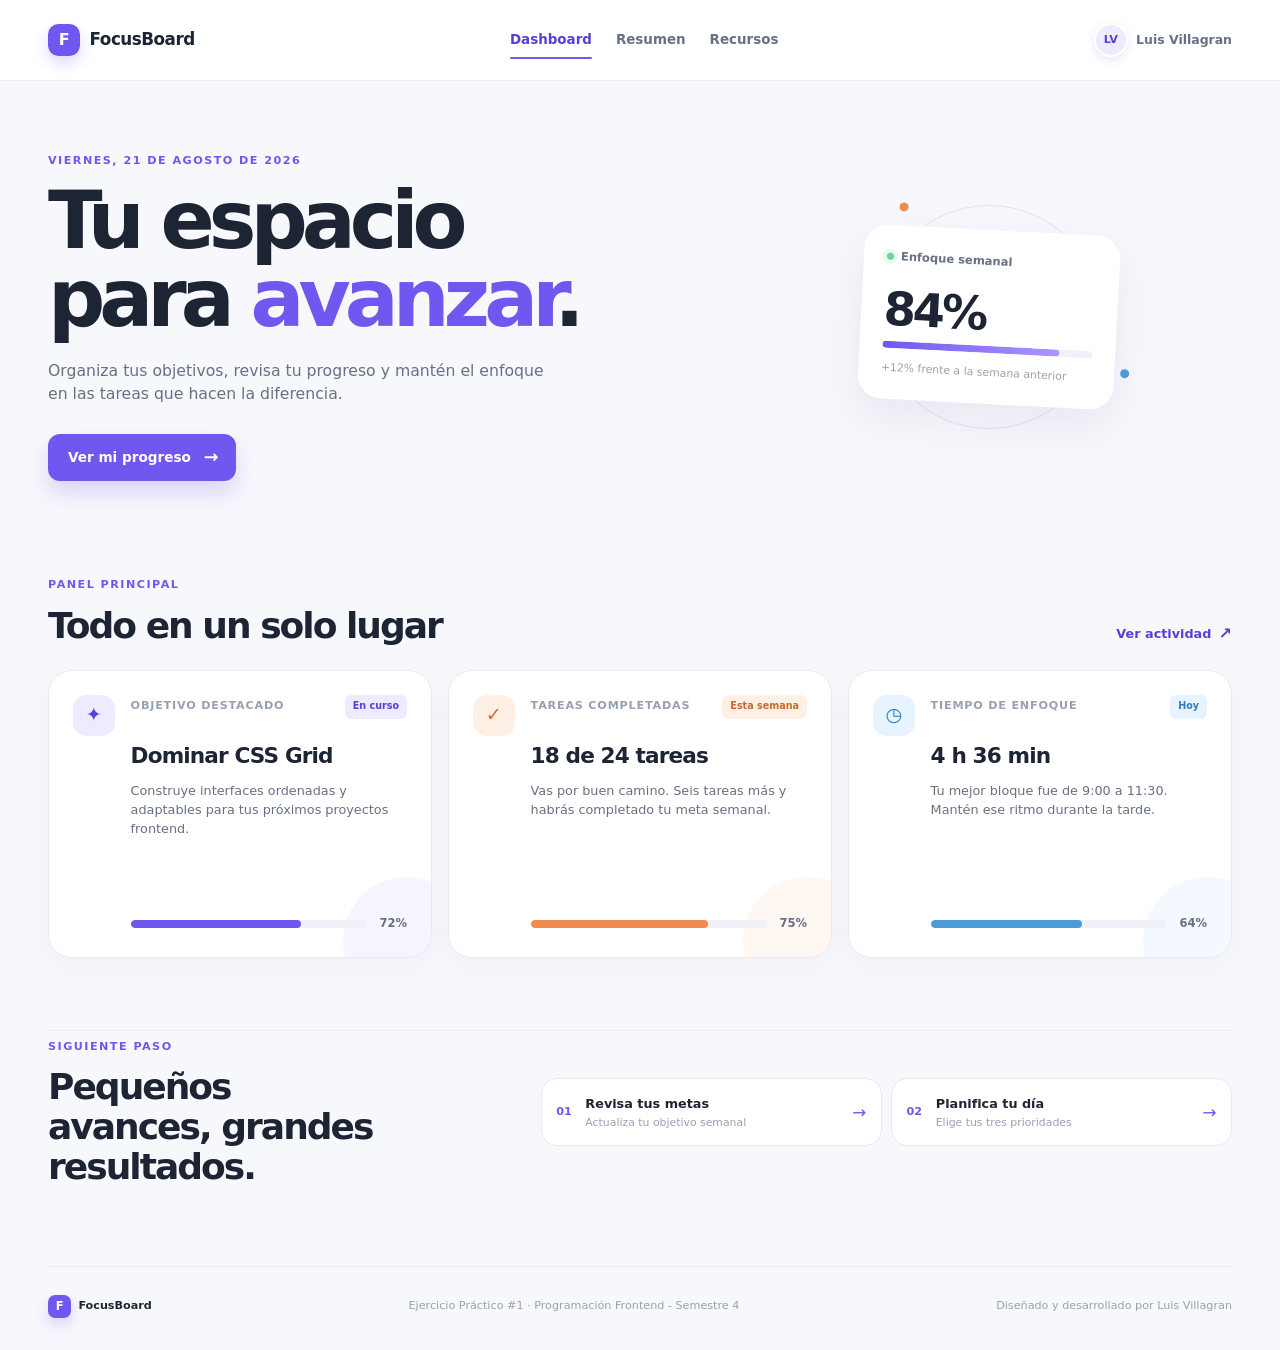
<file: exercise-1/index.html>
<!DOCTYPE html>
<html lang="es">
<head>
  <meta charset="UTF-8" />
  <meta name="viewport" content="width=device-width, initial-scale=1.0" />
  <meta
    name="description"
    content="Dashboard responsivo de productividad creado para el Ejercicio Práctico 1."
  />
  <title>FocusBoard | Dashboard de productividad</title>
  <link rel="stylesheet" href="styles.css" />
</head>
<body>
  <div class="page-shell">
    <header class="site-header" id="inicio">
      <nav class="navbar" aria-label="Navegación principal">
        <a class="brand" href="#inicio" aria-label="FocusBoard, inicio">
          <span class="brand-mark" aria-hidden="true">F</span>
          <span>FocusBoard</span>
        </a>

        <ul class="nav-links">
          <li><a class="active" href="#dashboard">Dashboard</a></li>
          <li><a href="#resumen">Resumen</a></li>
          <li><a href="#recursos">Recursos</a></li>
        </ul>

        <a class="profile-link" href="#perfil">
          <span class="profile-avatar" aria-hidden="true">LV</span>
          <span class="profile-name">Luis Villagran</span>
        </a>
      </nav>
    </header>

    <main>
      <section class="hero-section" id="resumen" aria-labelledby="hero-title">
        <div class="hero-copy">
          <p class="eyebrow">Viernes, 21 de agosto de 2026</p>
          <h1 id="hero-title">Tu espacio para <span>avanzar</span>.</h1>
          <p class="hero-description">
            Organiza tus objetivos, revisa tu progreso y mantén el enfoque en las tareas que hacen la diferencia.
          </p>
          <a class="primary-button" href="#dashboard">Ver mi progreso <span aria-hidden="true">→</span></a>
        </div>

        <div class="hero-visual" aria-label="Resumen visual de productividad">
          <div class="orbit orbit-large"></div>
          <div class="orbit orbit-small"></div>
          <div class="focus-card">
            <div class="focus-card-topline">
              <span class="status-dot"></span>
              <span>Enfoque semanal</span>
            </div>
            <strong>84%</strong>
            <div class="progress-track" aria-label="84 por ciento completado">
              <span class="progress-value"></span>
            </div>
            <p>+12% frente a la semana anterior</p>
          </div>
        </div>
      </section>

      <section class="dashboard-section" id="dashboard" aria-labelledby="dashboard-title">
        <div class="section-heading">
          <div>
            <p class="eyebrow">Panel principal</p>
            <h2 id="dashboard-title">Todo en un solo lugar</h2>
          </div>
          <a class="text-link" href="#recursos">Ver actividad <span aria-hidden="true">↗</span></a>
        </div>

        <div class="dashboard-grid">
          <article class="dashboard-card card-primary">
            <div class="card-icon icon-violet" aria-hidden="true">✦</div>
            <div class="card-content">
              <div class="card-label-row">
                <p class="card-label">Objetivo destacado</p>
                <span class="tag tag-violet">En curso</span>
              </div>
              <h3>Dominar CSS Grid</h3>
              <p>Construye interfaces ordenadas y adaptables para tus próximos proyectos frontend.</p>
              <div class="card-footer">
                <div class="mini-progress">
                  <span class="mini-progress-value progress-violet"></span>
                </div>
                <strong>72%</strong>
              </div>
            </div>
          </article>

          <article class="dashboard-card card-secondary">
            <div class="card-icon icon-orange" aria-hidden="true">✓</div>
            <div class="card-content">
              <div class="card-label-row">
                <p class="card-label">Tareas completadas</p>
                <span class="tag tag-orange">Esta semana</span>
              </div>
              <h3>18 de 24 tareas</h3>
              <p>Vas por buen camino. Seis tareas más y habrás completado tu meta semanal.</p>
              <div class="card-footer">
                <div class="mini-progress">
                  <span class="mini-progress-value progress-orange"></span>
                </div>
                <strong>75%</strong>
              </div>
            </div>
          </article>

          <article class="dashboard-card card-tertiary">
            <div class="card-icon icon-blue" aria-hidden="true">◷</div>
            <div class="card-content">
              <div class="card-label-row">
                <p class="card-label">Tiempo de enfoque</p>
                <span class="tag tag-blue">Hoy</span>
              </div>
              <h3>4 h 36 min</h3>
              <p>Tu mejor bloque fue de 9:00 a 11:30. Mantén ese ritmo durante la tarde.</p>
              <div class="card-footer">
                <div class="mini-progress">
                  <span class="mini-progress-value progress-blue"></span>
                </div>
                <strong>64%</strong>
              </div>
            </div>
          </article>
        </div>
      </section>

      <section class="resources-section" id="recursos" aria-labelledby="resources-title">
        <div class="resource-intro">
          <p class="eyebrow">Siguiente paso</p>
          <h2 id="resources-title">Pequeños avances, grandes resultados.</h2>
        </div>
        <div class="resource-list">
          <a class="resource-item" href="#dashboard">
            <span class="resource-number">01</span>
            <span>
              <strong>Revisa tus metas</strong>
              <small>Actualiza tu objetivo semanal</small>
            </span>
            <span class="resource-arrow" aria-hidden="true">→</span>
          </a>
          <a class="resource-item" href="#dashboard">
            <span class="resource-number">02</span>
            <span>
              <strong>Planifica tu día</strong>
              <small>Elige tus tres prioridades</small>
            </span>
            <span class="resource-arrow" aria-hidden="true">→</span>
          </a>
        </div>
      </section>
    </main>

    <footer class="site-footer" id="perfil">
      <p><span class="footer-mark">F</span> FocusBoard</p>
      <p>Ejercicio Práctico #1 · Programación Frontend - Semestre 4</p>
      <p>Diseñado y desarrollado por Luis Villagran</p>
    </footer>
  </div>
</body>
</html>
</file>
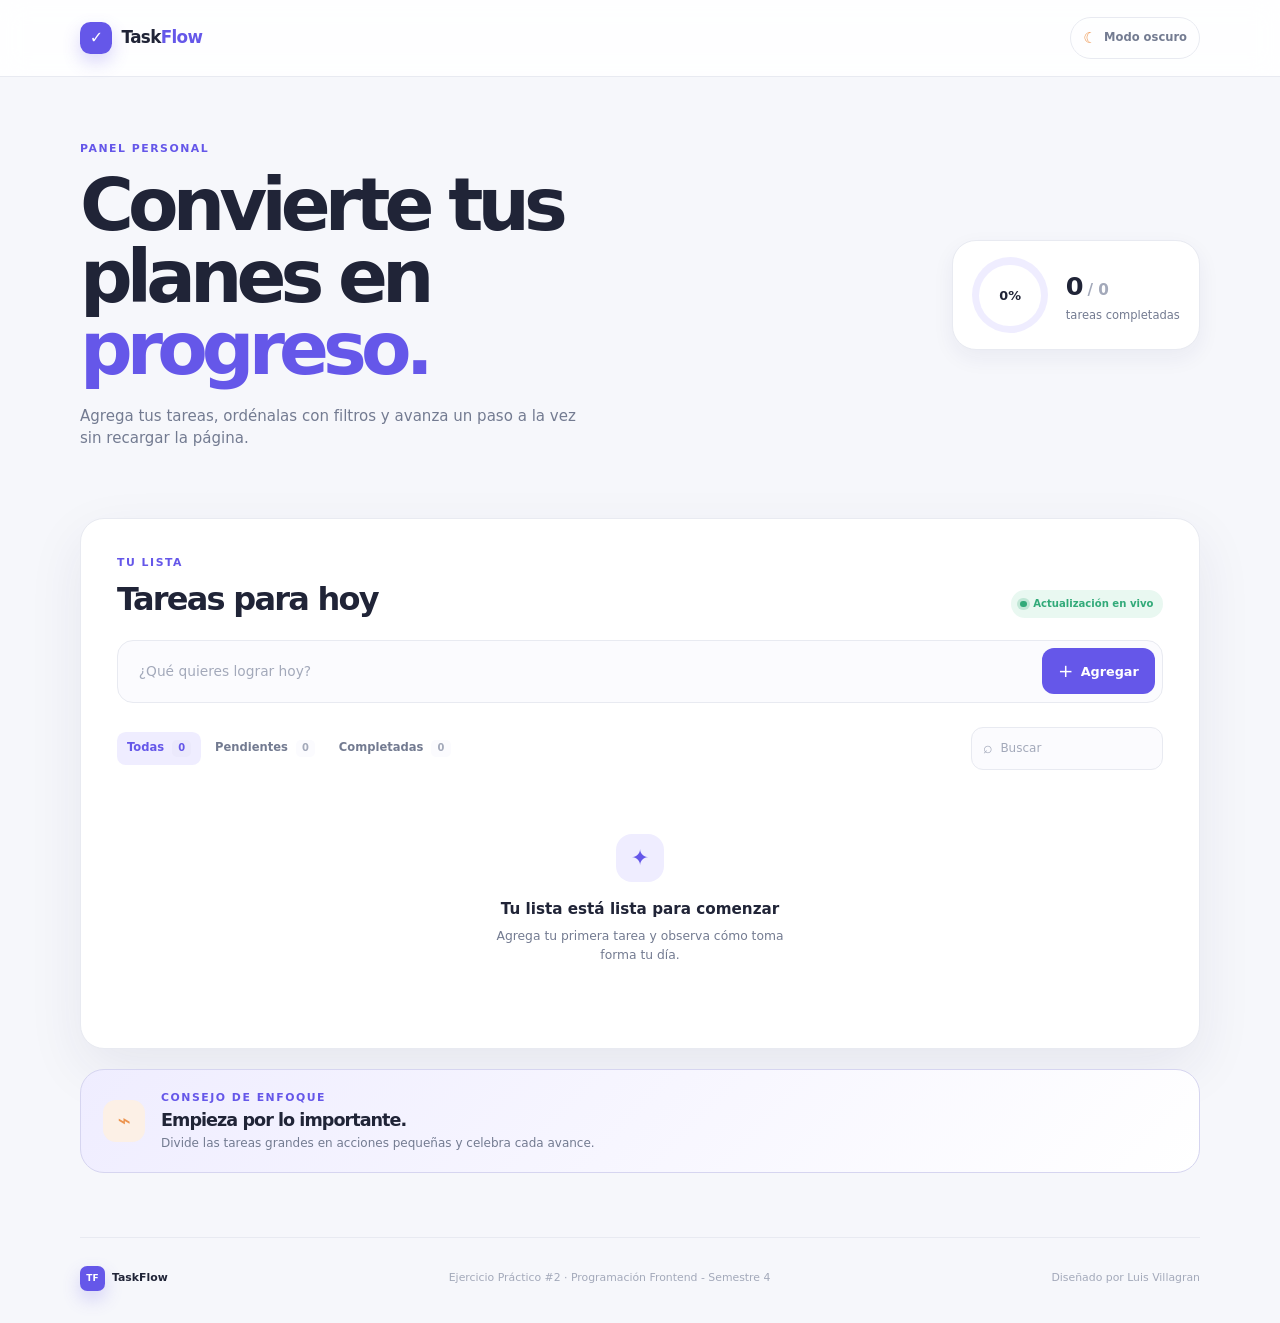
<file: exercise-2/index.html>
<!DOCTYPE html>
<html lang="es">
<head>
  <meta charset="UTF-8" />
  <meta name="viewport" content="width=device-width, initial-scale=1.0" />
  <meta
    name="description"
    content="TaskFlow, una lista de tareas interactiva con filtros y modo oscuro."
  />
  <title>TaskFlow | Lista de tareas interactiva</title>
  <link rel="stylesheet" href="styles.css" />
  <script src="main.js" defer></script>
</head>
<body>
  <div class="app-shell">
    <header class="app-header">
      <nav class="topbar" aria-label="Navegación principal">
        <a class="brand" href="#inicio" aria-label="TaskFlow, inicio">
          <span class="brand-icon" aria-hidden="true">✓</span>
          <span>Task<span class="brand-accent">Flow</span></span>
        </a>

        <button class="theme-toggle" id="theme-toggle" type="button" aria-pressed="false">
          <span class="theme-icon" id="theme-icon" aria-hidden="true">☾</span>
          <span id="theme-label">Modo oscuro</span>
        </button>
      </nav>
    </header>

    <main class="app-main" id="inicio">
      <section class="welcome-section" aria-labelledby="welcome-title">
        <div class="welcome-copy">
          <p class="eyebrow">Panel personal</p>
          <h1 id="welcome-title">Convierte tus planes en <span>progreso.</span></h1>
          <p class="welcome-description">
            Agrega tus tareas, ordénalas con filtros y avanza un paso a la vez sin recargar la página.
          </p>
        </div>

        <div class="progress-summary" aria-label="Resumen de tareas">
          <div class="summary-ring">
            <span id="completion-percent">0%</span>
          </div>
          <div>
            <strong id="completed-count">0</strong><span class="summary-total"> / <span id="total-count">0</span></span>
            <p>tareas completadas</p>
          </div>
        </div>
      </section>

      <section class="task-section" aria-labelledby="task-section-title">
        <div class="section-heading">
          <div>
            <p class="eyebrow">Tu lista</p>
            <h2 id="task-section-title">Tareas para hoy</h2>
          </div>
          <span class="live-badge"><span class="live-dot"></span>Actualización en vivo</span>
        </div>

        <form class="task-form" id="task-form">
          <label class="sr-only" for="task-input">Escribe una nueva tarea</label>
          <input
            id="task-input"
            name="task"
            type="text"
            maxlength="100"
            placeholder="¿Qué quieres lograr hoy?"
            autocomplete="off"
            required
          />
          <button class="add-button" type="submit">
            <span aria-hidden="true">+</span>
            Agregar
          </button>
        </form>

        <div class="task-toolbar">
          <div class="filter-group" role="group" aria-label="Filtrar tareas">
            <button class="filter-button active" type="button" data-filter="all">Todas <span id="all-count">0</span></button>
            <button class="filter-button" type="button" data-filter="pending">Pendientes <span id="pending-count">0</span></button>
            <button class="filter-button" type="button" data-filter="completed">Completadas <span id="completed-filter-count">0</span></button>
          </div>

          <label class="search-box" for="search-input">
            <span aria-hidden="true">⌕</span>
            <span class="sr-only">Buscar tareas</span>
            <input id="search-input" type="search" placeholder="Buscar" autocomplete="off" />
          </label>
        </div>

        <div class="empty-state" id="empty-state">
          <div class="empty-icon" aria-hidden="true">✦</div>
          <h3 id="empty-title">Tu lista está lista para comenzar</h3>
          <p id="empty-description">Agrega tu primera tarea y observa cómo toma forma tu día.</p>
        </div>

        <ul class="task-list" id="task-list" aria-live="polite" aria-label="Tareas agregadas"></ul>
      </section>

      <section class="tip-section" aria-labelledby="tip-title">
        <div class="tip-icon" aria-hidden="true">⌁</div>
        <div>
          <p class="eyebrow">Consejo de enfoque</p>
          <h2 id="tip-title">Empieza por lo importante.</h2>
          <p>Divide las tareas grandes en acciones pequeñas y celebra cada avance.</p>
        </div>
      </section>
    </main>

    <footer class="app-footer">
      <p><span class="footer-mark">TF</span> TaskFlow</p>
      <p>Ejercicio Práctico #2 · Programación Frontend - Semestre 4</p>
      <p>Diseñado por Luis Villagran</p>
    </footer>
  </div>
</body>
</html>
</file>
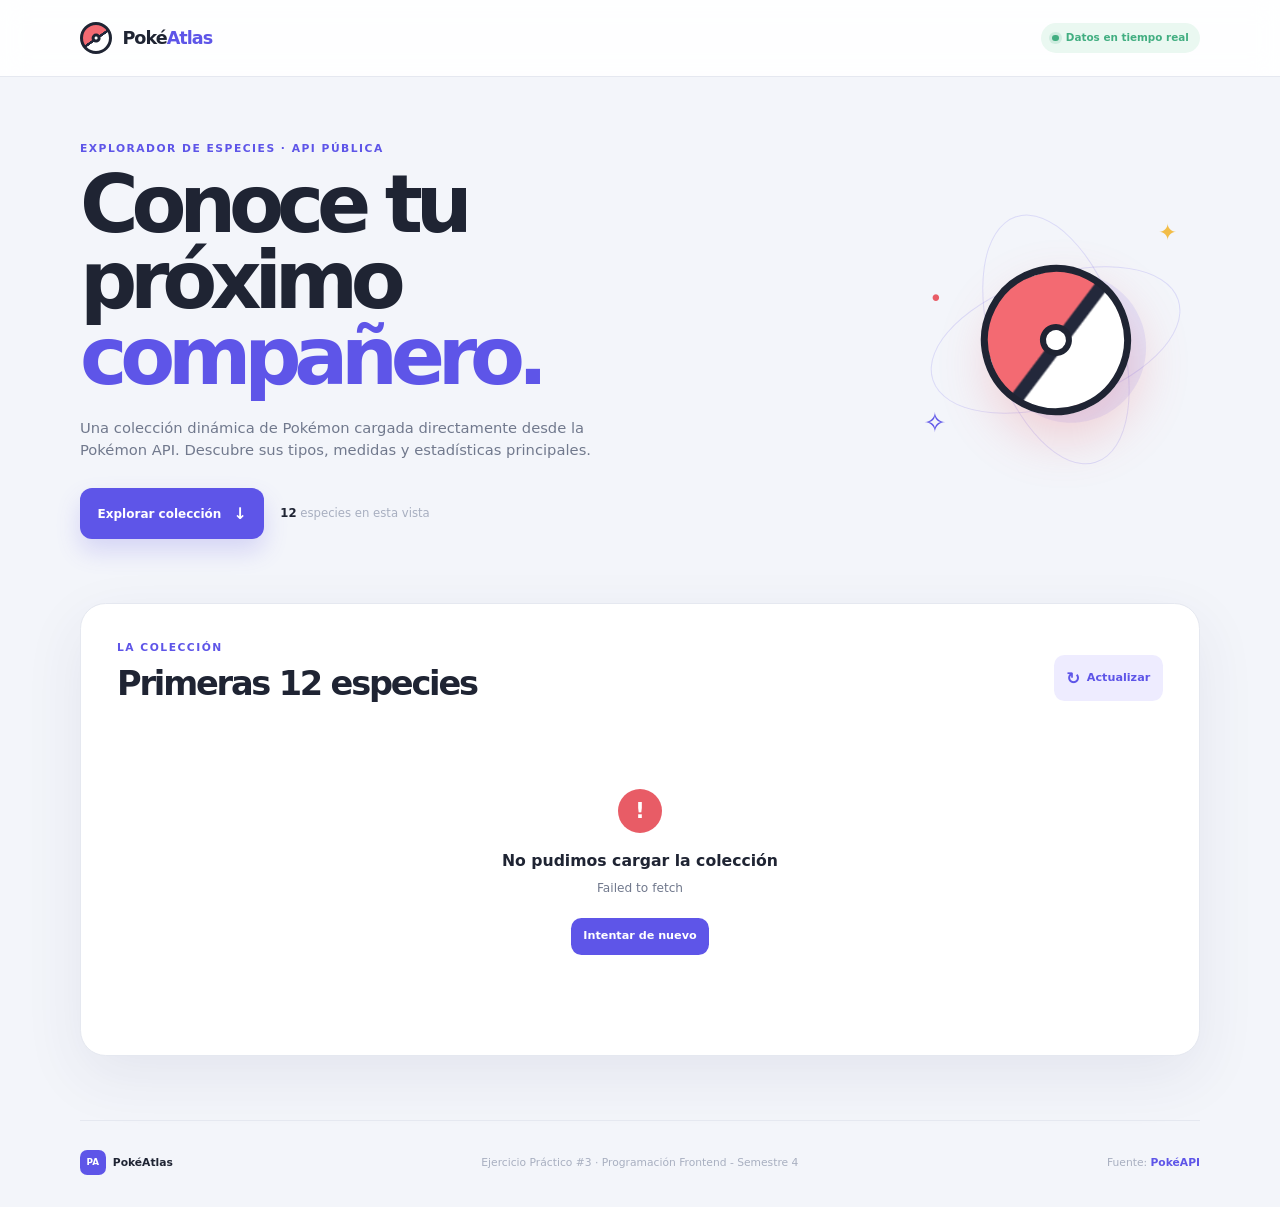
<file: exercise-3/index.html>
<!DOCTYPE html>
<html lang="es">
<head>
  <meta charset="UTF-8" />
  <meta name="viewport" content="width=device-width, initial-scale=1.0" />
  <meta
    name="description"
    content="Pokédex dinámica creada con JavaScript y consumo de la Pokémon API."
  />
  <title>PokéAtlas | Pokémon API</title>
  <link rel="stylesheet" href="styles.css" />
  <script src="main.js" defer></script>
</head>
<body>
  <div class="page-shell">
    <header class="site-header">
      <nav class="navbar" aria-label="Navegación principal">
        <a class="brand" href="#inicio" aria-label="PokéAtlas, inicio">
          <span class="brand-ball" aria-hidden="true"><span></span></span>
          <span>Poké<span>Atlas</span></span>
        </a>
        <div class="api-status" aria-label="Fuente de datos">
          <span class="status-pulse" aria-hidden="true"></span>
          Datos en tiempo real
        </div>
      </nav>
    </header>

    <main id="inicio">
      <section class="hero-section" aria-labelledby="page-title">
        <div class="hero-copy">
          <p class="eyebrow">Explorador de especies · API pública</p>
          <h1 id="page-title">Conoce tu próximo <span>compañero.</span></h1>
          <p class="hero-description">
            Una colección dinámica de Pokémon cargada directamente desde la Pokémon API. Descubre sus tipos, medidas y estadísticas principales.
          </p>
          <div class="hero-actions">
            <a class="primary-link" href="#catalogo">Explorar colección <span aria-hidden="true">↓</span></a>
            <span class="hero-note"><strong id="hero-count">12</strong> especies en esta vista</span>
          </div>
        </div>
        <div class="hero-orbit" aria-hidden="true">
          <div class="orbit orbit-one"></div>
          <div class="orbit orbit-two"></div>
          <div class="hero-pokeball"><span></span></div>
          <span class="spark spark-one">✦</span>
          <span class="spark spark-two">✧</span>
          <span class="spark spark-three">•</span>
        </div>
      </section>

      <section class="catalog-section" id="catalogo" aria-labelledby="catalog-title">
        <div class="section-heading">
          <div>
            <p class="eyebrow">La colección</p>
            <h2 id="catalog-title">Primeras 12 especies</h2>
          </div>
          <button class="refresh-button" id="refresh-button" type="button">
            <span aria-hidden="true">↻</span>
            Actualizar
          </button>
        </div>

        <div class="loading-state" id="loading-state" role="status" aria-live="polite">
          <div class="loading-spinner" aria-hidden="true"></div>
          <h3>Cargando datos...</h3>
          <p>Estamos consultando la PokéAPI para preparar tu colección.</p>
        </div>

        <div class="error-state" id="error-state" role="alert" hidden>
          <div class="error-icon" aria-hidden="true">!</div>
          <h3>No pudimos cargar la colección</h3>
          <p id="error-message">Ocurrió un problema al conectar con la API.</p>
          <button class="primary-button" id="retry-button" type="button">Intentar de nuevo</button>
        </div>

        <div class="pokemon-grid" id="pokemon-grid" aria-live="polite" aria-label="Tarjetas de Pokémon"></div>
      </section>
    </main>

    <footer class="site-footer">
      <p><span class="footer-mark">PA</span> PokéAtlas</p>
      <p>Ejercicio Práctico #3 · Programación Frontend - Semestre 4</p>
      <p>Fuente: <a href="https://pokeapi.co/" target="_blank" rel="noreferrer">PokéAPI</a></p>
    </footer>
  </div>
</body>
</html>
</file>
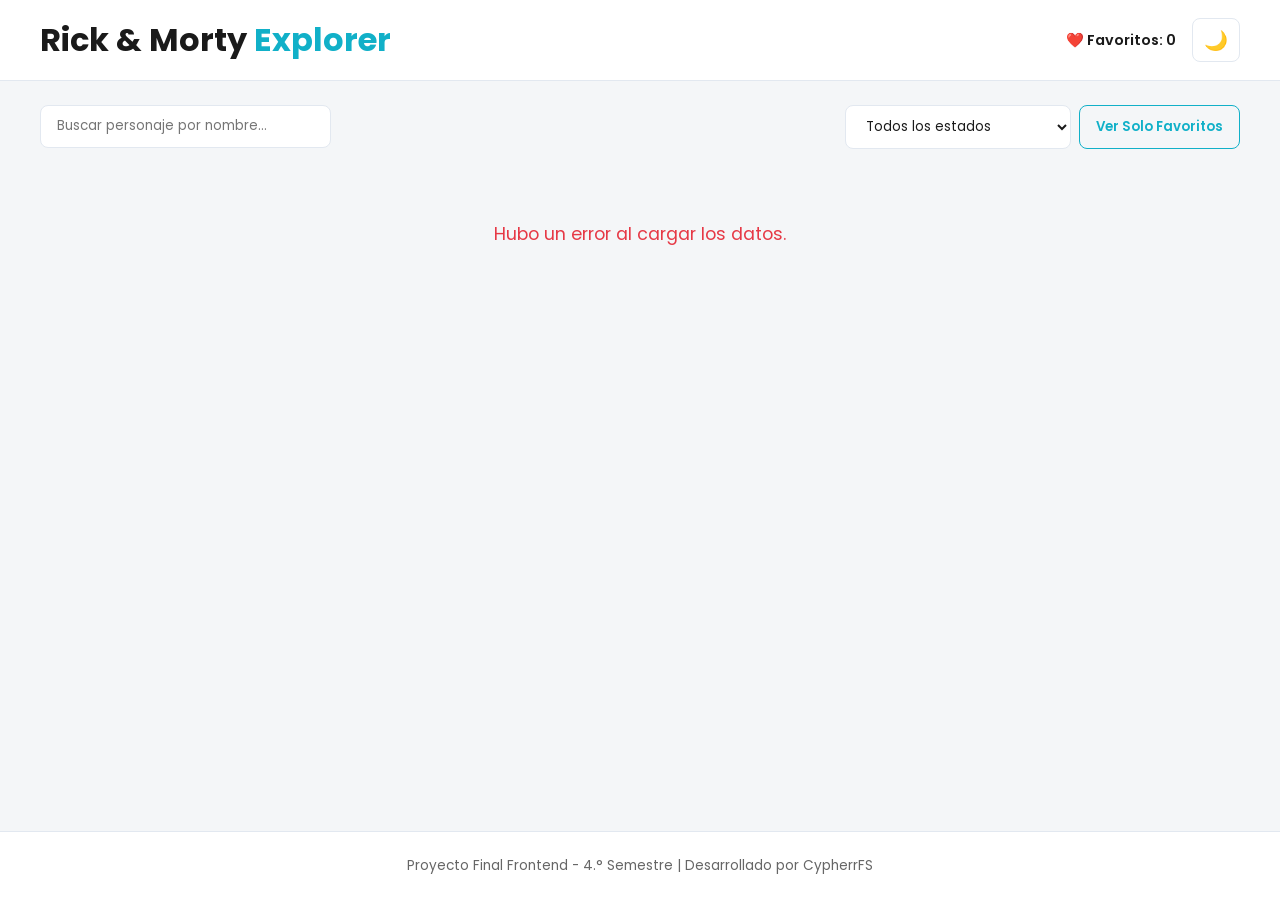
<file: final-project/index.html>
<!DOCTYPE html>
<html lang="es">
<head>
  <meta charset="UTF-8">
  <meta name="viewport" content="width=device-width, initial-scale=1.0">
  <title>Rick and Morty Explorer | Proyecto Final Frontend</title>
  <link rel="stylesheet" href="styles.css">
  <link rel="preconnect" href="https://fonts.googleapis.com">
  <link rel="preconnect" href="https://fonts.gstatic.com" crossorigin>
  <link href="https://fonts.googleapis.com/css2?family=Poppins:wght@300;400;600;700&display=swap" rel="stylesheet">
</head>
<body>

  <!-- Encabezado / Header Semántico -->
  <header class="header">
    <div class="header-container">
      <h1 class="logo">Rick & Morty <span>Explorer</span></h1>
      <div class="header-actions">
        <div class="fav-counter" aria-label="Contador de favoritos">
          ❤️ Favoritos: <span id="fav-count">0</span>
        </div>
        <button id="theme-toggle" class="btn-theme" aria-label="Cambiar tema">🌙</button>
      </div>
    </div>
  </header>

  <!-- Filtros y Búsqueda -->
  <section class="controls-section">
    <div class="controls-container">
      <div class="search-box">
        <input 
          type="text" 
          id="search-input" 
          placeholder="Buscar personaje por nombre..." 
          aria-label="Buscar personaje"
        >
      </div>
      <div class="filter-box">
        <select id="status-filter" aria-label="Filtrar por estado">
          <option value="">Todos los estados</option>
          <option value="alive">Vivos (Alive)</option>
          <option value="dead">Muertos (Dead)</option>
          <option value="unknown">Desconocidos (Unknown)</option>
        </select>
        <button id="btn-show-favs" class="btn-secondary">Ver Solo Favoritos</button>
      </div>
    </div>
  </section>

  <!-- Contenedor Principal -->
  <main class="main-content">
    <div id="loading" class="status-msg">Cargando personajes del multiverso...</div>
    <div id="error" class="status-msg error-msg hidden">Hubo un error al cargar los datos.</div>
    <div id="no-results" class="status-msg hidden">No se encontraron personajes.</div>

    <!-- Grid de Tarjetas -->
    <div id="characters-grid" class="cards-grid"></div>
  </main>

  <!-- Modal Accesible de Detalle -->
  <div id="detail-modal" class="modal hidden" role="dialog" aria-modal="true" aria-hidden="true">
    <div class="modal-backdrop" id="modal-backdrop"></div>
    <div class="modal-content">
      <button class="modal-close" id="modal-close" aria-label="Cerrar modal">&times;</button>
      <div id="modal-body">
        <!-- Inyección dinámica con JS -->
      </div>
    </div>
  </div>

  <!-- Pie de página -->
  <footer class="footer">
    <p>Proyecto Final Frontend - 4.° Semestre | Desarrollado por CypherrFS</p>
  </footer>

  <script src="main.js"></script>
</body>
</html>
</file>
<file: exercise-1/styles.css>
:root {
  --ink: #1d2433;
  --muted: #687084;
  --soft-muted: #99a0b2;
  --surface: #ffffff;
  --page: #f7f8fc;
  --line: #e8eaf1;
  --violet: #7157ef;
  --violet-dark: #5740d7;
  --violet-soft: #eeeaff;
  --orange: #ef8b4f;
  --orange-soft: #fff0e6;
  --blue: #4a9bd8;
  --blue-soft: #e7f3ff;
  --shadow: 0 18px 45px rgba(54, 42, 120, 0.08);
  --radius-lg: 1.5rem;
  --radius-md: 1rem;
  --radius-sm: 0.75rem;
}

* {
  box-sizing: border-box;
  margin: 0;
  padding: 0;
}

html {
  scroll-behavior: smooth;
}

body {
  min-width: 320px;
  color: var(--ink);
  background: var(--page);
  font-family: Inter, ui-sans-serif, system-ui, -apple-system, BlinkMacSystemFont, "Segoe UI", sans-serif;
  line-height: 1.5;
}

a {
  color: inherit;
  text-decoration: none;
}

ul {
  list-style: none;
}

.page-shell {
  min-height: 100vh;
  overflow: hidden;
}

.site-header {
  background: rgba(255, 255, 255, 0.88);
  border-bottom: 1px solid rgba(232, 234, 241, 0.85);
  backdrop-filter: blur(14px);
}

.navbar {
  display: flex;
  align-items: center;
  justify-content: space-between;
  gap: 1rem;
  width: min(100% - 2rem, 74rem);
  min-height: 4.5rem;
  margin: 0 auto;
}

.brand,
.profile-link,
.nav-links,
.card-label-row,
.card-footer,
.resource-item {
  display: flex;
  align-items: center;
}

.brand {
  gap: 0.6rem;
  flex-shrink: 0;
  color: var(--ink);
  font-size: 1.05rem;
  font-weight: 800;
  letter-spacing: -0.03em;
}

.brand-mark,
.footer-mark {
  display: grid;
  width: 2rem;
  height: 2rem;
  place-items: center;
  color: #fff;
  background: var(--violet);
  border-radius: 0.65rem;
  box-shadow: 0 7px 14px rgba(113, 87, 239, 0.22);
  font-size: 1rem;
  font-weight: 800;
}

.nav-links {
  display: none;
  gap: 1.5rem;
  color: var(--muted);
  font-size: 0.84rem;
  font-weight: 600;
}

.nav-links a {
  position: relative;
  padding: 0.4rem 0;
  transition: color 180ms ease;
}

.nav-links a:hover,
.nav-links a.active {
  color: var(--violet-dark);
}

.nav-links a.active::after {
  position: absolute;
  right: 0;
  bottom: -0.35rem;
  left: 0;
  height: 2px;
  background: var(--violet);
  border-radius: 2px;
  content: "";
}

.profile-link {
  gap: 0.5rem;
  color: var(--muted);
  font-size: 0.78rem;
  font-weight: 600;
}

.profile-avatar {
  display: grid;
  width: 2.15rem;
  height: 2.15rem;
  place-items: center;
  color: var(--violet-dark);
  background: var(--violet-soft);
  border: 2px solid #fff;
  border-radius: 50%;
  box-shadow: 0 3px 10px rgba(73, 62, 152, 0.12);
  font-size: 0.7rem;
  font-weight: 800;
}

main {
  width: min(100% - 2rem, 74rem);
  margin: 0 auto;
}

.hero-section {
  position: relative;
  display: grid;
  gap: 2.5rem;
  align-items: center;
  padding: 4.5rem 0 4rem;
}

.hero-copy {
  position: relative;
  z-index: 1;
  max-width: 37rem;
}

.eyebrow {
  margin-bottom: 0.75rem;
  color: var(--violet);
  font-size: 0.7rem;
  font-weight: 800;
  letter-spacing: 0.13em;
  text-transform: uppercase;
}

h1,
h2,
h3,
p {
  overflow-wrap: break-word;
}

h1 {
  max-width: 35rem;
  color: var(--ink);
  font-size: clamp(2.5rem, 10vw, 5rem);
  font-weight: 800;
  letter-spacing: -0.075em;
  line-height: 0.98;
}

h1 span {
  color: var(--violet);
}

.hero-description {
  max-width: 32rem;
  margin-top: 1.25rem;
  color: var(--muted);
  font-size: 0.98rem;
}

.primary-button {
  display: inline-flex;
  align-items: center;
  gap: 0.8rem;
  margin-top: 1.75rem;
  padding: 0.85rem 1.1rem 0.85rem 1.25rem;
  color: #fff;
  background: var(--violet);
  border-radius: 0.75rem;
  box-shadow: 0 12px 22px rgba(113, 87, 239, 0.22);
  font-size: 0.85rem;
  font-weight: 700;
  transition: background 180ms ease, transform 180ms ease;
}

.primary-button:hover {
  background: var(--violet-dark);
  transform: translateY(-2px);
}

.primary-button span {
  font-size: 1.1rem;
  line-height: 1;
}

.hero-visual {
  position: relative;
  display: grid;
  min-height: 15rem;
  place-items: center;
}

.orbit {
  position: absolute;
  border: 1px solid rgba(113, 87, 239, 0.15);
  border-radius: 50%;
}

.orbit-large {
  width: 14rem;
  height: 14rem;
}

.orbit-small {
  width: 10rem;
  height: 10rem;
  border-color: rgba(239, 139, 79, 0.18);
}

.focus-card {
  position: relative;
  z-index: 1;
  width: min(100%, 16rem);
  padding: 1.35rem;
  background: var(--surface);
  border: 1px solid rgba(255, 255, 255, 0.7);
  border-radius: var(--radius-lg);
  box-shadow: var(--shadow);
  transform: rotate(3deg);
}

.focus-card::before,
.focus-card::after {
  position: absolute;
  width: 0.55rem;
  height: 0.55rem;
  background: var(--orange);
  border-radius: 50%;
  content: "";
}

.focus-card::before {
  top: -1.5rem;
  left: 2rem;
}

.focus-card::after {
  right: -1rem;
  bottom: 2rem;
  background: var(--blue);
}

.focus-card-topline {
  display: flex;
  align-items: center;
  gap: 0.45rem;
  color: var(--muted);
  font-size: 0.72rem;
  font-weight: 700;
}

.status-dot {
  width: 0.45rem;
  height: 0.45rem;
  background: #6ed39a;
  border-radius: 50%;
  box-shadow: 0 0 0 4px #e9f9ef;
}

.focus-card strong {
  display: block;
  margin: 1.3rem 0 0.55rem;
  color: var(--ink);
  font-size: 2.9rem;
  letter-spacing: -0.07em;
  line-height: 1;
}

.progress-track,
.mini-progress {
  overflow: hidden;
  height: 0.45rem;
  background: #f0f1f6;
  border-radius: 1rem;
}

.progress-value,
.mini-progress-value {
  display: block;
  height: 100%;
  border-radius: inherit;
}

.progress-value {
  width: 84%;
  background: linear-gradient(90deg, var(--violet), #ae94ff);
}

.focus-card p {
  margin-top: 0.75rem;
  color: var(--soft-muted);
  font-size: 0.68rem;
}

.dashboard-section,
.resources-section {
  padding: 1rem 0 4.5rem;
}

.section-heading {
  display: flex;
  align-items: end;
  justify-content: space-between;
  gap: 1rem;
  margin-bottom: 1.5rem;
}

h2 {
  color: var(--ink);
  font-size: clamp(1.7rem, 4vw, 2.25rem);
  letter-spacing: -0.055em;
  line-height: 1.1;
}

.text-link {
  display: none;
  gap: 0.45rem;
  align-items: center;
  color: var(--violet-dark);
  font-size: 0.8rem;
  font-weight: 800;
}

.text-link span {
  font-size: 1rem;
}

.dashboard-grid {
  display: grid;
  grid-template-columns: 1fr;
  gap: 1rem;
}

.dashboard-card {
  position: relative;
  display: flex;
  gap: 1rem;
  min-height: 16.5rem;
  padding: 1.35rem;
  overflow: hidden;
  background: var(--surface);
  border: 1px solid var(--line);
  border-radius: var(--radius-lg);
  box-shadow: 0 10px 28px rgba(45, 42, 80, 0.035);
  transition: box-shadow 180ms ease, transform 180ms ease;
}

.dashboard-card:hover {
  box-shadow: var(--shadow);
  transform: translateY(-4px);
}

.dashboard-card::after {
  position: absolute;
  right: -2.5rem;
  bottom: -3rem;
  width: 8rem;
  height: 8rem;
  border-radius: 50%;
  opacity: 0.5;
  content: "";
}

.card-primary::after {
  background: var(--violet-soft);
}

.card-secondary::after {
  background: var(--orange-soft);
}

.card-tertiary::after {
  background: var(--blue-soft);
}

.card-icon {
  display: grid;
  flex: 0 0 auto;
  width: 2.6rem;
  height: 2.6rem;
  place-items: center;
  border-radius: 0.85rem;
  font-size: 1.2rem;
  font-weight: 800;
}

.icon-violet {
  color: var(--violet-dark);
  background: var(--violet-soft);
}

.icon-orange {
  color: #d96d29;
  background: var(--orange-soft);
}

.icon-blue {
  color: #317dbb;
  background: var(--blue-soft);
}

.card-content {
  position: relative;
  z-index: 1;
  display: flex;
  flex: 1;
  flex-direction: column;
  min-width: 0;
}

.card-label-row {
  justify-content: space-between;
  gap: 0.5rem;
}

.card-label {
  color: var(--soft-muted);
  font-size: 0.7rem;
  font-weight: 800;
  letter-spacing: 0.07em;
  text-transform: uppercase;
}

.tag {
  flex-shrink: 0;
  padding: 0.3rem 0.5rem;
  border-radius: 0.4rem;
  font-size: 0.6rem;
  font-weight: 800;
}

.tag-violet {
  color: var(--violet-dark);
  background: var(--violet-soft);
}

.tag-orange {
  color: #cb692a;
  background: var(--orange-soft);
}

.tag-blue {
  color: #317dbb;
  background: var(--blue-soft);
}

.dashboard-card h3 {
  margin-top: 1.35rem;
  color: var(--ink);
  font-size: 1.35rem;
  letter-spacing: -0.04em;
}

.dashboard-card p:not(.card-label) {
  max-width: 19rem;
  margin-top: 0.5rem;
  color: var(--muted);
  font-size: 0.8rem;
}

.card-footer {
  gap: 0.75rem;
  margin-top: auto;
  padding-top: 1.5rem;
}

.card-footer strong {
  color: var(--muted);
  font-size: 0.72rem;
}

.mini-progress {
  flex: 1;
}

.mini-progress-value {
  width: 72%;
}

.progress-violet {
  background: var(--violet);
}

.progress-orange {
  width: 75%;
  background: var(--orange);
}

.progress-blue {
  width: 64%;
  background: var(--blue);
}

.resources-section {
  display: grid;
  gap: 2rem;
  align-items: center;
  padding-top: 0.5rem;
  border-top: 1px solid var(--line);
}

.resource-intro h2 {
  max-width: 22rem;
}

.resource-list {
  display: grid;
  gap: 0.6rem;
}

.resource-item {
  gap: 0.85rem;
  padding: 0.9rem;
  background: var(--surface);
  border: 1px solid var(--line);
  border-radius: var(--radius-md);
  transition: border-color 180ms ease, transform 180ms ease;
}

.resource-item:hover {
  border-color: #c8c0fa;
  transform: translateX(4px);
}

.resource-number {
  color: var(--violet);
  font-size: 0.7rem;
  font-weight: 800;
}

.resource-item strong,
.resource-item small {
  display: block;
}

.resource-item strong {
  color: var(--ink);
  font-size: 0.8rem;
}

.resource-item small {
  margin-top: 0.1rem;
  color: var(--soft-muted);
  font-size: 0.68rem;
}

.resource-arrow {
  margin-left: auto;
  color: var(--violet);
  font-size: 1.05rem;
}

.site-footer {
  display: flex;
  flex-direction: column;
  gap: 0.85rem;
  align-items: center;
  width: min(100% - 2rem, 74rem);
  margin: 0 auto;
  padding: 1.75rem 0 2rem;
  color: var(--soft-muted);
  border-top: 1px solid var(--line);
  font-size: 0.7rem;
  text-align: center;
}

.site-footer p:first-child {
  display: flex;
  align-items: center;
  gap: 0.45rem;
  color: var(--ink);
  font-weight: 800;
}

.footer-mark {
  width: 1.45rem;
  height: 1.45rem;
  border-radius: 0.45rem;
  font-size: 0.72rem;
}

@media (min-width: 42rem) {
  .navbar {
    min-height: 5rem;
  }

  .nav-links {
    display: flex;
  }

  .profile-name {
    display: inline;
  }

  .hero-section {
    grid-template-columns: 1.15fr 0.85fr;
    min-height: 27rem;
    padding: 4.5rem 0 5rem;
  }

  .hero-visual {
    min-height: 20rem;
  }

  .text-link {
    display: inline-flex;
  }

  .resources-section {
    grid-template-columns: 0.8fr 1.2fr;
    padding-bottom: 5rem;
  }

  .resource-list {
    grid-template-columns: repeat(2, 1fr);
  }
}

@media (min-width: 48rem) {
  .dashboard-grid {
    grid-template-columns: repeat(2, minmax(0, 1fr));
  }
}

@media (min-width: 68rem) {
  .dashboard-grid {
    grid-template-columns: repeat(3, minmax(0, 1fr));
  }

  .dashboard-card {
    min-height: 18rem;
    padding: 1.5rem;
  }

  .site-footer {
    flex-direction: row;
    justify-content: space-between;
    text-align: left;
  }
}

@media (max-width: 41.99rem) {
  .profile-name {
    display: none;
  }

  .hero-visual {
    order: -1;
    min-height: 12rem;
  }

  .orbit-large {
    width: 11rem;
    height: 11rem;
  }

  .orbit-small {
    width: 8rem;
    height: 8rem;
  }

  .focus-card {
    width: min(100%, 14rem);
  }
}
</file>
<file: exercise-2/styles.css>
:root {
  --bg: #f6f7fb;
  --surface: #ffffff;
  --surface-soft: #fbfbfe;
  --ink: #202437;
  --muted: #737b91;
  --muted-light: #a3a9ba;
  --line: #e8eaf1;
  --primary: #6557e9;
  --primary-dark: #5143d0;
  --primary-soft: #efedff;
  --green: #32aa79;
  --green-soft: #e9f8f1;
  --orange: #ec934d;
  --shadow: 0 20px 55px rgba(39, 35, 94, 0.08);
  --shadow-small: 0 8px 22px rgba(39, 35, 94, 0.06);
  --radius-xl: 1.5rem;
  --radius-lg: 1rem;
  --radius-md: 0.75rem;
  --transition: 180ms ease;
}

body.dark {
  --bg: #151625;
  --surface: #202235;
  --surface-soft: #1b1d2e;
  --ink: #f1f2fa;
  --muted: #a4a8bb;
  --muted-light: #777d96;
  --line: #32354b;
  --primary: #9388ff;
  --primary-dark: #aaa1ff;
  --primary-soft: #2d2b4e;
  --green: #61d09d;
  --green-soft: #203e36;
  --orange: #f3ad6b;
  --shadow: 0 20px 55px rgba(0, 0, 0, 0.2);
  --shadow-small: 0 8px 22px rgba(0, 0, 0, 0.16);
}

* {
  box-sizing: border-box;
  margin: 0;
  padding: 0;
}

html {
  scroll-behavior: smooth;
}

body {
  min-width: 320px;
  color: var(--ink);
  background: var(--bg);
  font-family: Inter, ui-sans-serif, system-ui, -apple-system, BlinkMacSystemFont, "Segoe UI", sans-serif;
  line-height: 1.5;
  transition: color var(--transition), background var(--transition);
}

button,
input {
  color: inherit;
  font: inherit;
}

button,
a {
  -webkit-tap-highlight-color: transparent;
}

button {
  border: 0;
  cursor: pointer;
}

a {
  color: inherit;
  text-decoration: none;
}

.app-shell {
  min-height: 100vh;
  overflow: hidden;
}

.app-header {
  background: color-mix(in srgb, var(--surface) 88%, transparent);
  border-bottom: 1px solid var(--line);
  backdrop-filter: blur(14px);
}

.topbar,
.app-main,
.app-footer {
  width: min(100% - 2rem, 70rem);
  margin: 0 auto;
}

.topbar {
  display: flex;
  align-items: center;
  justify-content: space-between;
  min-height: 4.75rem;
}

.brand,
.theme-toggle,
.live-badge,
.filter-group,
.search-box,
.task-item,
.task-actions,
.app-footer p:first-child {
  display: flex;
  align-items: center;
}

.brand {
  gap: 0.6rem;
  color: var(--ink);
  font-size: 1.05rem;
  font-weight: 850;
  letter-spacing: -0.04em;
}

.brand-icon,
.footer-mark {
  display: grid;
  place-items: center;
  color: #fff;
  background: var(--primary);
  border-radius: 0.65rem;
  box-shadow: 0 8px 18px rgba(101, 87, 233, 0.24);
  font-weight: 850;
}

.brand-icon {
  width: 2rem;
  height: 2rem;
  font-size: 1rem;
}

.brand-accent {
  color: var(--primary);
}

.theme-toggle {
  gap: 0.45rem;
  padding: 0.55rem 0.75rem;
  color: var(--muted);
  background: transparent;
  border: 1px solid var(--line);
  border-radius: 999px;
  font-size: 0.72rem;
  font-weight: 750;
  transition: color var(--transition), border-color var(--transition), background var(--transition);
}

.theme-toggle:hover {
  color: var(--primary);
  background: var(--primary-soft);
  border-color: color-mix(in srgb, var(--primary) 35%, var(--line));
}

.theme-icon {
  color: var(--orange);
  font-size: 0.95rem;
}

.app-main {
  padding: 3.5rem 0 4rem;
}

.welcome-section {
  display: grid;
  gap: 2.5rem;
  align-items: center;
  padding: 0.5rem 0 3.5rem;
}

.welcome-copy {
  max-width: 38rem;
}

.eyebrow {
  margin-bottom: 0.7rem;
  color: var(--primary);
  font-size: 0.68rem;
  font-weight: 850;
  letter-spacing: 0.14em;
  text-transform: uppercase;
}

h1,
h2,
h3,
p {
  overflow-wrap: break-word;
}

h1 {
  max-width: 37rem;
  color: var(--ink);
  font-size: clamp(2.45rem, 10vw, 4.6rem);
  font-weight: 850;
  letter-spacing: -0.08em;
  line-height: 0.98;
}

h1 span {
  color: var(--primary);
}

.welcome-description {
  max-width: 32rem;
  margin-top: 1.25rem;
  color: var(--muted);
  font-size: 0.94rem;
}

.progress-summary {
  display: flex;
  gap: 1.1rem;
  align-items: center;
  justify-self: start;
  padding: 1rem 1.2rem;
  background: var(--surface);
  border: 1px solid var(--line);
  border-radius: var(--radius-xl);
  box-shadow: var(--shadow-small);
}

.summary-ring {
  display: grid;
  width: 4.75rem;
  height: 4.75rem;
  place-items: center;
  background: conic-gradient(var(--primary) 0deg, var(--primary) 0deg, var(--primary-soft) 0deg, var(--primary-soft) 360deg);
  border-radius: 50%;
  position: relative;
}

.summary-ring::after {
  position: absolute;
  inset: 0.45rem;
  background: var(--surface);
  border-radius: 50%;
  content: "";
}

.summary-ring span {
  position: relative;
  z-index: 1;
  font-size: 0.8rem;
  font-weight: 850;
}

.progress-summary strong {
  color: var(--ink);
  font-size: 1.6rem;
  letter-spacing: -0.06em;
}

.summary-total {
  color: var(--muted-light);
  font-size: 0.95rem;
  font-weight: 700;
}

.progress-summary p {
  margin-top: 0.1rem;
  color: var(--muted);
  font-size: 0.72rem;
}

.task-section {
  padding: 1.75rem;
  background: var(--surface);
  border: 1px solid var(--line);
  border-radius: var(--radius-xl);
  box-shadow: var(--shadow);
}

.section-heading {
  display: flex;
  align-items: end;
  justify-content: space-between;
  gap: 1rem;
  margin-bottom: 1.4rem;
}

h2 {
  color: var(--ink);
  font-size: clamp(1.5rem, 5vw, 2rem);
  letter-spacing: -0.055em;
  line-height: 1.1;
}

.live-badge {
  gap: 0.4rem;
  flex-shrink: 0;
  padding: 0.4rem 0.6rem;
  color: var(--green);
  background: var(--green-soft);
  border-radius: 999px;
  font-size: 0.63rem;
  font-weight: 800;
}

.live-dot {
  width: 0.4rem;
  height: 0.4rem;
  background: var(--green);
  border-radius: 50%;
  box-shadow: 0 0 0 3px color-mix(in srgb, var(--green) 22%, transparent);
}

.task-form {
  display: flex;
  gap: 0.65rem;
  align-items: stretch;
  padding: 0.45rem;
  background: var(--surface-soft);
  border: 1px solid var(--line);
  border-radius: var(--radius-lg);
  transition: border-color var(--transition), box-shadow var(--transition);
}

.task-form:focus-within {
  border-color: color-mix(in srgb, var(--primary) 55%, var(--line));
  box-shadow: 0 0 0 4px color-mix(in srgb, var(--primary) 12%, transparent);
}

.task-form input,
.search-box input {
  min-width: 0;
  color: var(--ink);
  background: transparent;
  border: 0;
  outline: 0;
}

.task-form input {
  flex: 1;
  padding: 0.8rem 0.85rem;
  font-size: 0.86rem;
}

.task-form input::placeholder,
.search-box input::placeholder {
  color: var(--muted-light);
}

.add-button {
  display: inline-flex;
  gap: 0.45rem;
  align-items: center;
  justify-content: center;
  padding: 0.75rem 1rem;
  color: #fff;
  background: var(--primary);
  border-radius: var(--radius-md);
  font-size: 0.8rem;
  font-weight: 800;
  transition: background var(--transition), transform var(--transition);
}

.add-button:hover {
  background: var(--primary-dark);
  transform: translateY(-1px);
}

.add-button span {
  font-size: 1.15rem;
  font-weight: 450;
  line-height: 0.8;
}

.task-toolbar {
  display: flex;
  flex-direction: column;
  gap: 0.9rem;
  margin: 1.5rem 0 1rem;
}

.filter-group {
  gap: 0.25rem;
  flex-wrap: wrap;
}

.filter-button {
  padding: 0.48rem 0.62rem;
  color: var(--muted);
  background: transparent;
  border-radius: 0.55rem;
  font-size: 0.72rem;
  font-weight: 750;
  transition: color var(--transition), background var(--transition);
}

.filter-button span {
  display: inline-block;
  min-width: 1.2rem;
  margin-left: 0.25rem;
  padding: 0.08rem 0.28rem;
  color: var(--muted-light);
  background: var(--surface-soft);
  border-radius: 0.3rem;
  font-size: 0.62rem;
  text-align: center;
}

.filter-button:hover,
.filter-button.active {
  color: var(--primary);
  background: var(--primary-soft);
}

.filter-button.active span {
  color: var(--primary);
  background: color-mix(in srgb, var(--primary) 13%, var(--surface));
}

.search-box {
  gap: 0.45rem;
  width: 100%;
  padding: 0.55rem 0.7rem;
  color: var(--muted-light);
  background: var(--surface-soft);
  border: 1px solid var(--line);
  border-radius: var(--radius-md);
}

.search-box:focus-within {
  color: var(--primary);
  border-color: color-mix(in srgb, var(--primary) 55%, var(--line));
}

.search-box input {
  width: 100%;
  font-size: 0.75rem;
}

.empty-state {
  padding: 3rem 1rem;
  color: var(--muted);
  text-align: center;
}

.empty-icon {
  display: grid;
  width: 3rem;
  height: 3rem;
  margin: 0 auto 1rem;
  place-items: center;
  color: var(--primary);
  background: var(--primary-soft);
  border-radius: 1rem;
  font-size: 1.35rem;
}

.empty-state h3 {
  color: var(--ink);
  font-size: 0.95rem;
}

.empty-state p {
  max-width: 20rem;
  margin: 0.4rem auto 0;
  font-size: 0.77rem;
}

.task-list {
  display: grid;
  gap: 0.7rem;
  list-style: none;
}

.task-item {
  gap: 0.75rem;
  min-width: 0;
  padding: 0.85rem;
  background: var(--surface-soft);
  border: 1px solid var(--line);
  border-radius: var(--radius-lg);
  animation: slide-in 220ms ease both;
}

@keyframes slide-in {
  from {
    opacity: 0;
    transform: translateY(6px);
  }
  to {
    opacity: 1;
    transform: translateY(0);
  }
}

.complete-toggle {
  display: grid;
  flex: 0 0 auto;
  width: 1.45rem;
  height: 1.45rem;
  place-items: center;
  color: transparent;
  background: var(--surface);
  border: 2px solid var(--muted-light);
  border-radius: 0.5rem;
  font-size: 0.75rem;
  transition: color var(--transition), background var(--transition), border-color var(--transition);
}

.complete-toggle:hover {
  border-color: var(--primary);
}

.task-item.is-completed .complete-toggle {
  color: #fff;
  background: var(--green);
  border-color: var(--green);
}

.task-copy {
  flex: 1;
  min-width: 0;
}

.task-title {
  display: block;
  overflow: hidden;
  color: var(--ink);
  font-size: 0.82rem;
  font-weight: 750;
  text-overflow: ellipsis;
  white-space: nowrap;
}

.task-item.is-completed .task-title {
  color: var(--muted-light);
  text-decoration: line-through;
}

.task-time {
  display: block;
  margin-top: 0.12rem;
  color: var(--muted-light);
  font-size: 0.66rem;
}

.delete-button {
  display: grid;
  flex: 0 0 auto;
  width: 2rem;
  height: 2rem;
  place-items: center;
  color: var(--muted-light);
  background: transparent;
  border-radius: 0.55rem;
  font-size: 1rem;
  transition: color var(--transition), background var(--transition);
}

.delete-button:hover {
  color: #d65d6b;
  background: #ffedef;
}

.tip-section {
  display: flex;
  gap: 1rem;
  align-items: center;
  margin-top: 1.25rem;
  padding: 1.25rem 1.4rem;
  background: linear-gradient(135deg, var(--primary-soft), var(--surface));
  border: 1px solid color-mix(in srgb, var(--primary) 14%, var(--line));
  border-radius: var(--radius-xl);
}

.tip-icon {
  display: grid;
  flex: 0 0 auto;
  width: 2.6rem;
  height: 2.6rem;
  place-items: center;
  color: var(--orange);
  background: color-mix(in srgb, var(--orange) 14%, var(--surface));
  border-radius: 0.8rem;
  font-size: 1.4rem;
}

.tip-section .eyebrow {
  margin-bottom: 0.25rem;
}

.tip-section h2 {
  font-size: 1.1rem;
}

.tip-section p:last-child {
  margin-top: 0.25rem;
  color: var(--muted);
  font-size: 0.75rem;
}

.app-footer {
  display: flex;
  flex-direction: column;
  gap: 0.75rem;
  align-items: center;
  padding: 1.75rem 0 2rem;
  color: var(--muted-light);
  border-top: 1px solid var(--line);
  font-size: 0.68rem;
  text-align: center;
}

.app-footer p:first-child {
  gap: 0.45rem;
  color: var(--ink);
  font-weight: 850;
}

.footer-mark {
  width: 1.55rem;
  height: 1.55rem;
  border-radius: 0.45rem;
  font-size: 0.56rem;
}

.sr-only {
  position: absolute;
  width: 1px;
  height: 1px;
  padding: 0;
  overflow: hidden;
  clip: rect(0, 0, 0, 0);
  white-space: nowrap;
  border: 0;
}

@media (min-width: 42rem) {
  .welcome-section {
    grid-template-columns: 1fr auto;
    min-height: 20rem;
    padding-bottom: 4.25rem;
  }

  .progress-summary {
    justify-self: end;
  }

  .task-section {
    padding: 2.25rem;
  }

  .task-toolbar {
    flex-direction: row;
    align-items: center;
    justify-content: space-between;
  }

  .search-box {
    width: 12rem;
  }

  .app-footer {
    flex-direction: row;
    justify-content: space-between;
    text-align: left;
  }
}

@media (max-width: 29rem) {
  .task-section {
    padding: 1.2rem;
  }

  .section-heading {
    align-items: start;
    flex-direction: column;
  }

  .live-badge {
    align-self: start;
  }

  .task-form {
    flex-direction: column;
    padding: 0.65rem;
  }
}
</file>
<file: exercise-3/styles.css>
:root {
  --ink: #1f2433;
  --muted: #71798d;
  --muted-light: #a8afc0;
  --surface: #ffffff;
  --surface-soft: #f7f8fc;
  --bg: #f3f5fa;
  --line: #e5e8f0;
  --primary: #5e55e8;
  --primary-dark: #4940c5;
  --primary-soft: #eeecff;
  --yellow: #f2bd47;
  --red: #e85c66;
  --green: #42ae81;
  --blue: #5c8ddc;
  --shadow: 0 20px 60px rgba(49, 45, 101, 0.08);
  --shadow-small: 0 10px 25px rgba(49, 45, 101, 0.07);
  --radius-xl: 1.6rem;
  --radius-lg: 1.1rem;
  --radius-md: 0.75rem;
  --transition: 180ms ease;
}

* {
  box-sizing: border-box;
  margin: 0;
  padding: 0;
}

html {
  scroll-behavior: smooth;
}

body {
  min-width: 320px;
  color: var(--ink);
  background: var(--bg);
  font-family: Inter, ui-sans-serif, system-ui, -apple-system, BlinkMacSystemFont, "Segoe UI", sans-serif;
  line-height: 1.5;
}

button,
a {
  -webkit-tap-highlight-color: transparent;
}

button {
  color: inherit;
  font: inherit;
  border: 0;
  cursor: pointer;
}

a {
  color: inherit;
  text-decoration: none;
}

.site-header {
  background: color-mix(in srgb, var(--surface) 91%, transparent);
  border-bottom: 1px solid var(--line);
  backdrop-filter: blur(14px);
}

.navbar,
main,
.site-footer {
  width: min(100% - 2rem, 70rem);
  margin: 0 auto;
}

.navbar {
  display: flex;
  align-items: center;
  justify-content: space-between;
  min-height: 4.75rem;
}

.brand,
.api-status,
.hero-actions,
.primary-link,
.refresh-button,
.primary-button,
.site-footer p:first-child {
  display: flex;
  align-items: center;
}

.brand {
  gap: 0.65rem;
  color: var(--ink);
  font-size: 1.1rem;
  font-weight: 900;
  letter-spacing: -0.055em;
}

.brand > span:last-child span {
  color: var(--primary);
}

.brand-ball,
.hero-pokeball {
  position: relative;
  display: block;
  overflow: hidden;
  background: linear-gradient(145deg, #f36a72 0 48%, #23283b 49% 55%, #ffffff 56% 100%);
  border: 3px solid var(--ink);
  border-radius: 50%;
}

.brand-ball {
  width: 2rem;
  height: 2rem;
}

.brand-ball span,
.hero-pokeball span {
  position: absolute;
  top: 50%;
  left: 50%;
  display: block;
  width: 0.55rem;
  height: 0.55rem;
  background: #ffffff;
  border: 3px solid var(--ink);
  border-radius: 50%;
  transform: translate(-50%, -50%);
}

.api-status {
  gap: 0.45rem;
  padding: 0.45rem 0.7rem;
  color: var(--green);
  background: #eaf8f1;
  border-radius: 999px;
  font-size: 0.65rem;
  font-weight: 800;
}

.status-pulse {
  width: 0.42rem;
  height: 0.42rem;
  background: var(--green);
  border-radius: 50%;
  box-shadow: 0 0 0 3px rgba(66, 174, 129, 0.16);
}

main {
  padding: 3.5rem 0 4rem;
}

.hero-section {
  display: grid;
  gap: 2rem;
  align-items: center;
  padding: 0.5rem 0 4rem;
}

.hero-copy {
  max-width: 39rem;
}

.eyebrow {
  margin-bottom: 0.65rem;
  color: var(--primary);
  font-size: 0.67rem;
  font-weight: 900;
  letter-spacing: 0.14em;
  text-transform: uppercase;
}

h1,
h2,
h3,
p {
  overflow-wrap: break-word;
}

h1 {
  max-width: 38rem;
  color: var(--ink);
  font-size: clamp(2.65rem, 11vw, 5rem);
  font-weight: 900;
  letter-spacing: -0.09em;
  line-height: 0.95;
}

h1 span {
  color: var(--primary);
}

.hero-description {
  max-width: 33rem;
  margin-top: 1.35rem;
  color: var(--muted);
  font-size: 0.92rem;
}

.hero-actions {
  flex-wrap: wrap;
  gap: 1rem;
  margin-top: 1.7rem;
}

.primary-link {
  gap: 0.75rem;
  padding: 0.82rem 1.1rem;
  color: #ffffff;
  background: var(--primary);
  border-radius: 0.75rem;
  box-shadow: 0 12px 25px rgba(94, 85, 232, 0.2);
  font-size: 0.75rem;
  font-weight: 800;
  transition: background var(--transition), transform var(--transition);
}

.primary-link:hover {
  background: var(--primary-dark);
  transform: translateY(-2px);
}

.primary-link span {
  font-size: 1rem;
}

.hero-note {
  color: var(--muted-light);
  font-size: 0.73rem;
}

.hero-note strong {
  color: var(--ink);
}

.hero-orbit {
  position: relative;
  display: grid;
  width: min(100%, 18rem);
  aspect-ratio: 1;
  margin: 0 auto;
  place-items: center;
}

.orbit {
  position: absolute;
  border: 1px solid rgba(94, 85, 232, 0.17);
  border-radius: 50%;
  transform: rotate(-18deg);
}

.orbit-one {
  width: 90%;
  height: 45%;
}

.orbit-two {
  width: 45%;
  height: 90%;
}

.hero-pokeball {
  z-index: 1;
  width: 9.4rem;
  height: 9.4rem;
  border-width: 7px;
  box-shadow: 0 25px 50px rgba(232, 92, 102, 0.25), 12px 12px 0 rgba(94, 85, 232, 0.1);
  transform: rotate(-18deg);
}

.hero-pokeball span {
  width: 2rem;
  height: 2rem;
  border-width: 6px;
}

.spark {
  position: absolute;
  color: var(--yellow);
  font-size: 1.4rem;
}

.spark-one {
  top: 7%;
  right: 8%;
}

.spark-two {
  bottom: 14%;
  left: 4%;
  color: var(--primary);
  font-size: 1.7rem;
}

.spark-three {
  top: 30%;
  left: 6%;
  color: var(--red);
}

.catalog-section {
  padding: 1.5rem;
  background: var(--surface);
  border: 1px solid var(--line);
  border-radius: var(--radius-xl);
  box-shadow: var(--shadow);
}

.section-heading {
  display: flex;
  align-items: end;
  justify-content: space-between;
  gap: 1rem;
  margin-bottom: 1.5rem;
}

h2 {
  color: var(--ink);
  font-size: clamp(1.5rem, 6vw, 2.1rem);
  letter-spacing: -0.065em;
  line-height: 1.05;
}

.refresh-button,
.primary-button {
  gap: 0.4rem;
  justify-content: center;
  padding: 0.65rem 0.8rem;
  color: var(--primary);
  background: var(--primary-soft);
  border-radius: 0.65rem;
  font-size: 0.7rem;
  font-weight: 850;
  transition: background var(--transition), transform var(--transition);
}

.refresh-button:hover,
.primary-button:hover {
  background: #e1defe;
  transform: translateY(-1px);
}

.refresh-button span {
  font-size: 1.05rem;
}

.loading-state,
.error-state {
  padding: 4rem 1rem;
  text-align: center;
}

.loading-state h3,
.error-state h3 {
  margin-top: 1rem;
  color: var(--ink);
  font-size: 0.98rem;
}

.loading-state p,
.error-state p {
  max-width: 22rem;
  margin: 0.4rem auto 0;
  color: var(--muted);
  font-size: 0.76rem;
}

.loading-spinner {
  width: 2.3rem;
  height: 2.3rem;
  margin: 0 auto;
  border: 3px solid var(--primary-soft);
  border-top-color: var(--primary);
  border-radius: 50%;
  animation: spin 850ms linear infinite;
}

@keyframes spin {
  to {
    transform: rotate(360deg);
  }
}

.error-icon {
  display: grid;
  width: 2.75rem;
  height: 2.75rem;
  margin: 0 auto;
  place-items: center;
  color: #ffffff;
  background: var(--red);
  border-radius: 50%;
  font-size: 1.3rem;
  font-weight: 900;
}

.error-state .primary-button {
  margin: 1.25rem auto 0;
  color: #ffffff;
  background: var(--primary);
}

.pokemon-grid {
  display: grid;
  grid-template-columns: 1fr;
  gap: 0.9rem;
}

.pokemon-card {
  display: grid;
  grid-template-columns: 6.4rem 1fr;
  gap: 1rem;
  align-items: center;
  min-width: 0;
  padding: 0.9rem;
  background: var(--surface-soft);
  border: 1px solid var(--line);
  border-radius: var(--radius-lg);
  animation: card-in 280ms ease both;
  transition: box-shadow var(--transition), transform var(--transition), border-color var(--transition);
}

.pokemon-card:hover {
  border-color: color-mix(in srgb, var(--primary) 35%, var(--line));
  box-shadow: var(--shadow-small);
  transform: translateY(-3px);
}

@keyframes card-in {
  from {
    opacity: 0;
    transform: translateY(8px);
  }
  to {
    opacity: 1;
    transform: translateY(0);
  }
}

.pokemon-visual {
  display: grid;
  width: 6.4rem;
  height: 6.4rem;
  place-items: center;
  background: var(--primary-soft);
  border-radius: 0.9rem;
}

.pokemon-visual img {
  width: 100%;
  height: 100%;
  object-fit: contain;
  filter: drop-shadow(0 8px 8px rgba(34, 30, 88, 0.15));
}

.pokemon-info {
  min-width: 0;
}

.pokemon-number {
  display: block;
  margin-bottom: 0.1rem;
  color: var(--muted-light);
  font-size: 0.65rem;
  font-weight: 850;
  letter-spacing: 0.08em;
}

.pokemon-name {
  overflow: hidden;
  color: var(--ink);
  font-size: 1.08rem;
  font-weight: 900;
  letter-spacing: -0.04em;
  text-overflow: ellipsis;
  text-transform: capitalize;
  white-space: nowrap;
}

.type-list {
  display: flex;
  flex-wrap: wrap;
  gap: 0.35rem;
  margin-top: 0.4rem;
}

.type-badge {
  padding: 0.2rem 0.45rem;
  color: var(--primary);
  background: var(--primary-soft);
  border-radius: 0.35rem;
  font-size: 0.61rem;
  font-weight: 800;
  text-transform: capitalize;
}

.type-badge:first-child {
  color: #b9781f;
  background: #fff4d8;
}

.pokemon-meta {
  display: flex;
  flex-wrap: wrap;
  gap: 0.6rem;
  margin-top: 0.55rem;
  color: var(--muted);
  font-size: 0.63rem;
}

.pokemon-meta strong {
  color: var(--ink);
  font-weight: 800;
}

.site-footer {
  display: flex;
  flex-direction: column;
  gap: 0.7rem;
  align-items: center;
  padding: 1.8rem 0 2rem;
  color: var(--muted-light);
  border-top: 1px solid var(--line);
  font-size: 0.67rem;
  text-align: center;
}

.site-footer p:first-child {
  gap: 0.45rem;
  color: var(--ink);
  font-weight: 900;
}

.site-footer a {
  color: var(--primary);
  font-weight: 750;
}

.footer-mark {
  display: grid;
  width: 1.6rem;
  height: 1.6rem;
  place-items: center;
  color: #ffffff;
  background: var(--primary);
  border-radius: 0.45rem;
  font-size: 0.55rem;
}

[hidden] {
  display: none !important;
}

@media (min-width: 42rem) {
  .hero-section {
    grid-template-columns: 1fr 18rem;
    min-height: 25rem;
  }

  .hero-orbit {
    margin: 0;
  }

  .catalog-section {
    padding: 2.25rem;
  }

  .pokemon-grid {
    grid-template-columns: repeat(2, minmax(0, 1fr));
  }

  .site-footer {
    flex-direction: row;
    justify-content: space-between;
    text-align: left;
  }
}

@media (min-width: 64rem) {
  .pokemon-grid {
    grid-template-columns: repeat(3, minmax(0, 1fr));
  }
}

@media (max-width: 29rem) {
  .section-heading {
    align-items: start;
    flex-direction: column;
  }

  .pokemon-card {
    grid-template-columns: 5.5rem 1fr;
  }

  .pokemon-visual {
    width: 5.5rem;
    height: 5.5rem;
  }
}
</file>
<file: final-project/styles.css>
:root {
  --bg-primary: #f4f6f8;
  --bg-card: #ffffff;
  --text-primary: #1a1a1a;
  --text-secondary: #666666;
  --accent: #11b0c8;
  --accent-hover: #0e8c9e;
  --border: #e2e8f0;
  --danger: #e63946;
  --modal-bg: rgba(0, 0, 0, 0.65);
  --shadow: 0 4px 6px -1px rgba(0,0,0,0.1), 0 2px 4px -1px rgba(0,0,0,0.06);
}

[data-theme="dark"] {
  --bg-primary: #0f172a;
  --bg-card: #1e293b;
  --text-primary: #f8fafc;
  --text-secondary: #94a3b8;
  --accent: #22d3ee;
  --accent-hover: #06b6d4;
  --border: #334155;
  --shadow: 0 4px 6px -1px rgba(0,0,0,0.4);
}

* {
  box-sizing: border-box;
  margin: 0;
  padding: 0;
  font-family: 'Poppins', sans-serif;
  transition: background-color 0.25s ease, color 0.25s ease;
}

body {
  background-color: var(--bg-primary);
  color: var(--text-primary);
  display: flex;
  flex-direction: column;
  min-height: 100vh;
}

/* Header */
.header {
  background-color: var(--bg-card);
  border-bottom: 1px solid var(--border);
  padding: 1rem 1.5rem;
  position: sticky;
  top: 0;
  z-index: 100;
}

.header-container {
  max-width: 1200px;
  margin: 0 auto;
  display: flex;
  justify-content: space-between;
  align-items: center;
}

.logo span {
  color: var(--accent);
}

.header-actions {
  display: flex;
  align-items: center;
  gap: 1rem;
}

.fav-counter {
  font-weight: 600;
  font-size: 0.9rem;
}

.btn-theme {
  background: transparent;
  border: 1px solid var(--border);
  font-size: 1.2rem;
  padding: 0.4rem 0.7rem;
  border-radius: 8px;
  cursor: pointer;
}

/* Controles de Búsqueda y Filtros */
.controls-section {
  padding: 1.5rem 1rem;
}

.controls-container {
  max-width: 1200px;
  margin: 0 auto;
  display: flex;
  flex-direction: column;
  gap: 1rem;
}

@media (min-width: 768px) {
  .controls-container {
    flex-direction: row;
    justify-content: space-between;
  }
}

.search-box input, .filter-box select {
  width: 100%;
  padding: 0.65rem 1rem;
  border-radius: 8px;
  border: 1px solid var(--border);
  background: var(--bg-card);
  color: var(--text-primary);
  outline: none;
}

.filter-box {
  display: flex;
  gap: 0.5rem;
}

.btn-secondary {
  padding: 0.65rem 1rem;
  border-radius: 8px;
  border: 1px solid var(--accent);
  background: transparent;
  color: var(--accent);
  cursor: pointer;
  white-space: nowrap;
  font-weight: 600;
}

.btn-secondary.active {
  background: var(--accent);
  color: #fff;
}

/* Main Grid Responsivo */
.main-content {
  flex: 1;
  max-width: 1200px;
  width: 100%;
  margin: 0 auto;
  padding: 1rem;
}

.cards-grid {
  display: grid;
  grid-template-columns: 1fr;
  gap: 1.5rem;
}

@media (min-width: 600px) {
  .cards-grid {
    grid-template-columns: repeat(2, 1fr);
  }
}

@media (min-width: 992px) {
  .cards-grid {
    grid-template-columns: repeat(4, 1fr);
  }
}

/* Tarjetas */
.card {
  background: var(--bg-card);
  border: 1px solid var(--border);
  border-radius: 12px;
  overflow: hidden;
  box-shadow: var(--shadow);
  display: flex;
  flex-direction: column;
  position: relative;
}

.card img {
  width: 100%;
  height: 220px;
  object-fit: cover;
  cursor: pointer;
}

.card-body {
  padding: 1rem;
  display: flex;
  flex-direction: column;
  flex: 1;
}

.card-title {
  font-size: 1.1rem;
  margin-bottom: 0.5rem;
  cursor: pointer;
}

.card-info {
  font-size: 0.85rem;
  color: var(--text-secondary);
  margin-bottom: 0.3rem;
}

.card-actions {
  margin-top: auto;
  padding-top: 1rem;
  display: flex;
  justify-content: space-between;
  align-items: center;
}

.btn-fav {
  background: transparent;
  border: none;
  font-size: 1.4rem;
  cursor: pointer;
}

.btn-detail {
  background: var(--accent);
  color: white;
  border: none;
  padding: 0.4rem 0.8rem;
  border-radius: 6px;
  cursor: pointer;
  font-size: 0.85rem;
}

/* Status Messages */
.status-msg {
  text-align: center;
  font-size: 1.1rem;
  margin: 2rem 0;
}

.error-msg {
  color: var(--danger);
}

.hidden {
  display: none !important;
}

/* Modal */
.modal {
  position: fixed;
  top: 0;
  left: 0;
  width: 100vw;
  height: 100vh;
  z-index: 1000;
  display: flex;
  align-items: center;
  justify-content: center;
}

.modal-backdrop {
  position: absolute;
  width: 100%;
  height: 100%;
  background: var(--modal-bg);
}

.modal-content {
  position: relative;
  background: var(--bg-card);
  padding: 1.5rem;
  border-radius: 12px;
  max-width: 500px;
  width: 90%;
  z-index: 1001;
  box-shadow: var(--shadow);
}

.modal-close {
  position: absolute;
  top: 10px;
  right: 15px;
  font-size: 1.8rem;
  background: transparent;
  border: none;
  color: var(--text-primary);
  cursor: pointer;
}

/* Footer */
.footer {
  text-align: center;
  padding: 1.5rem;
  background: var(--bg-card);
  border-top: 1px solid var(--border);
  font-size: 0.85rem;
  color: var(--text-secondary);
}
</file>
